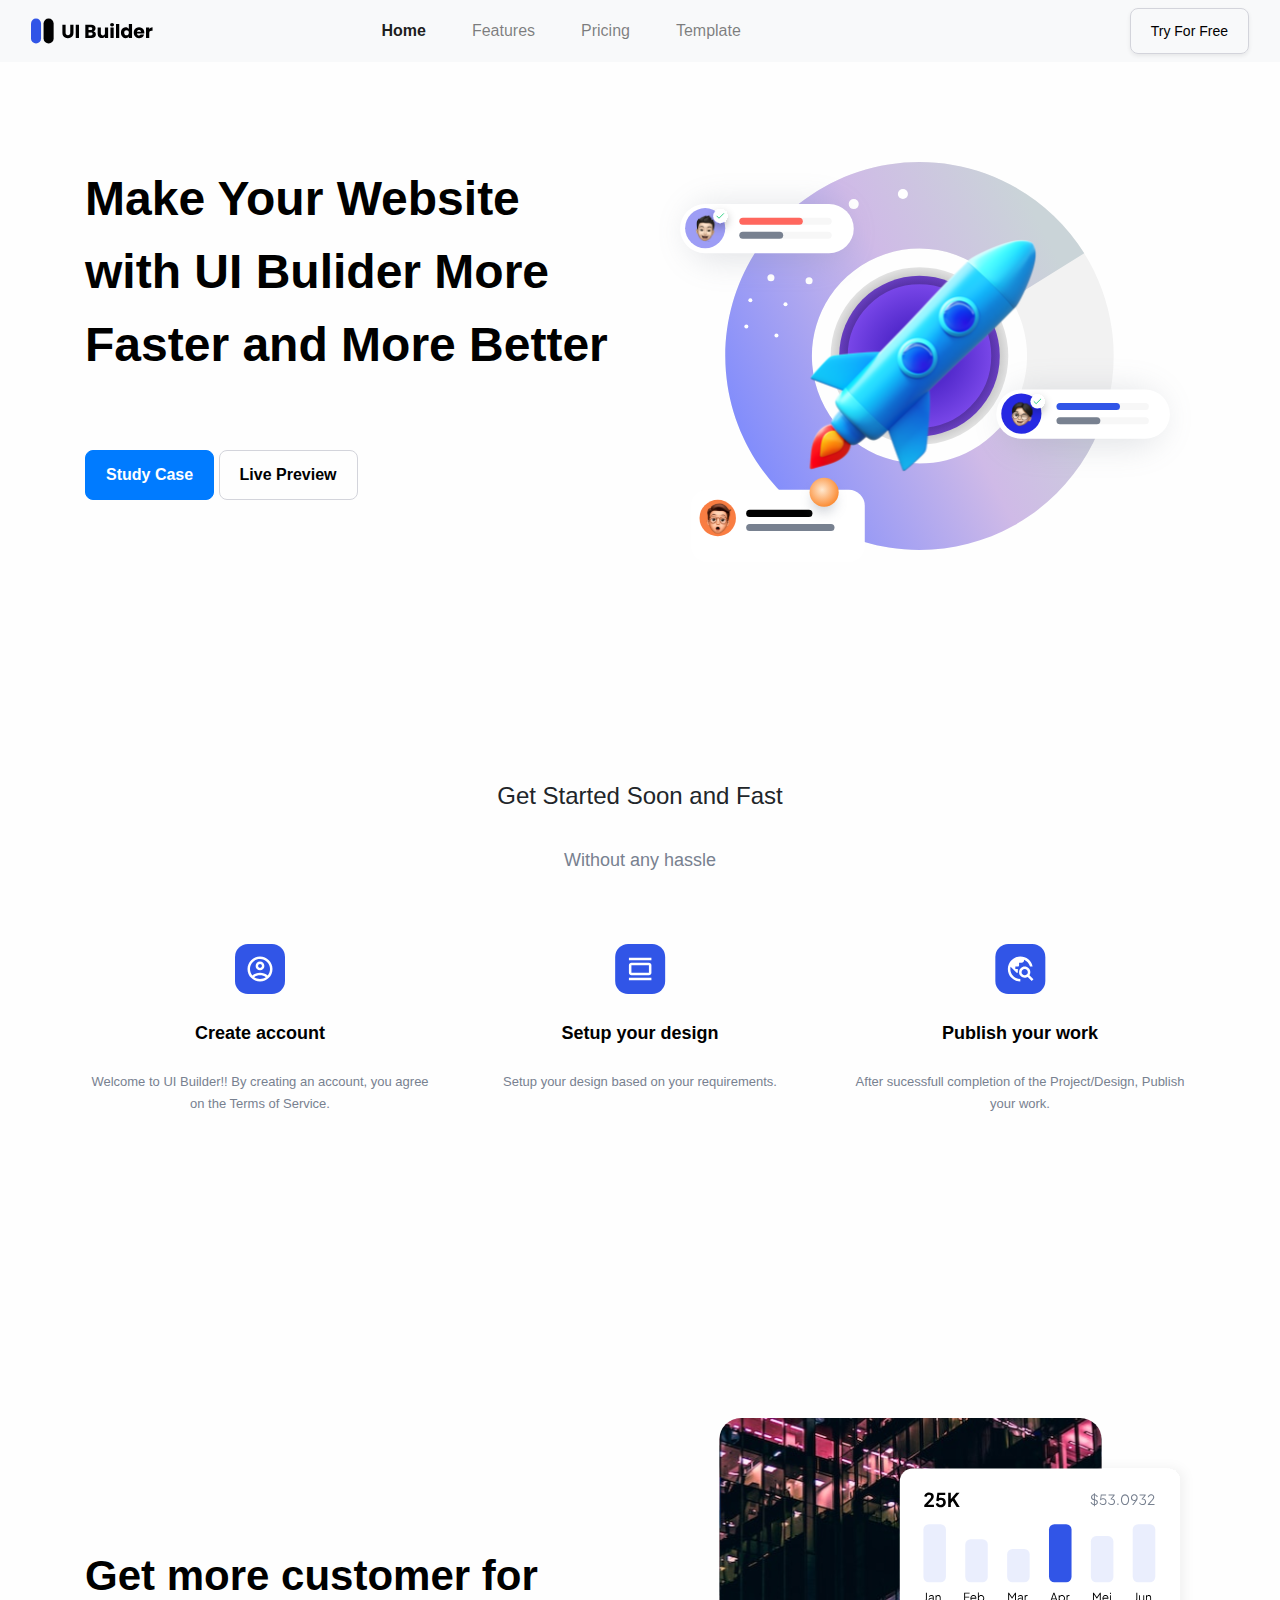
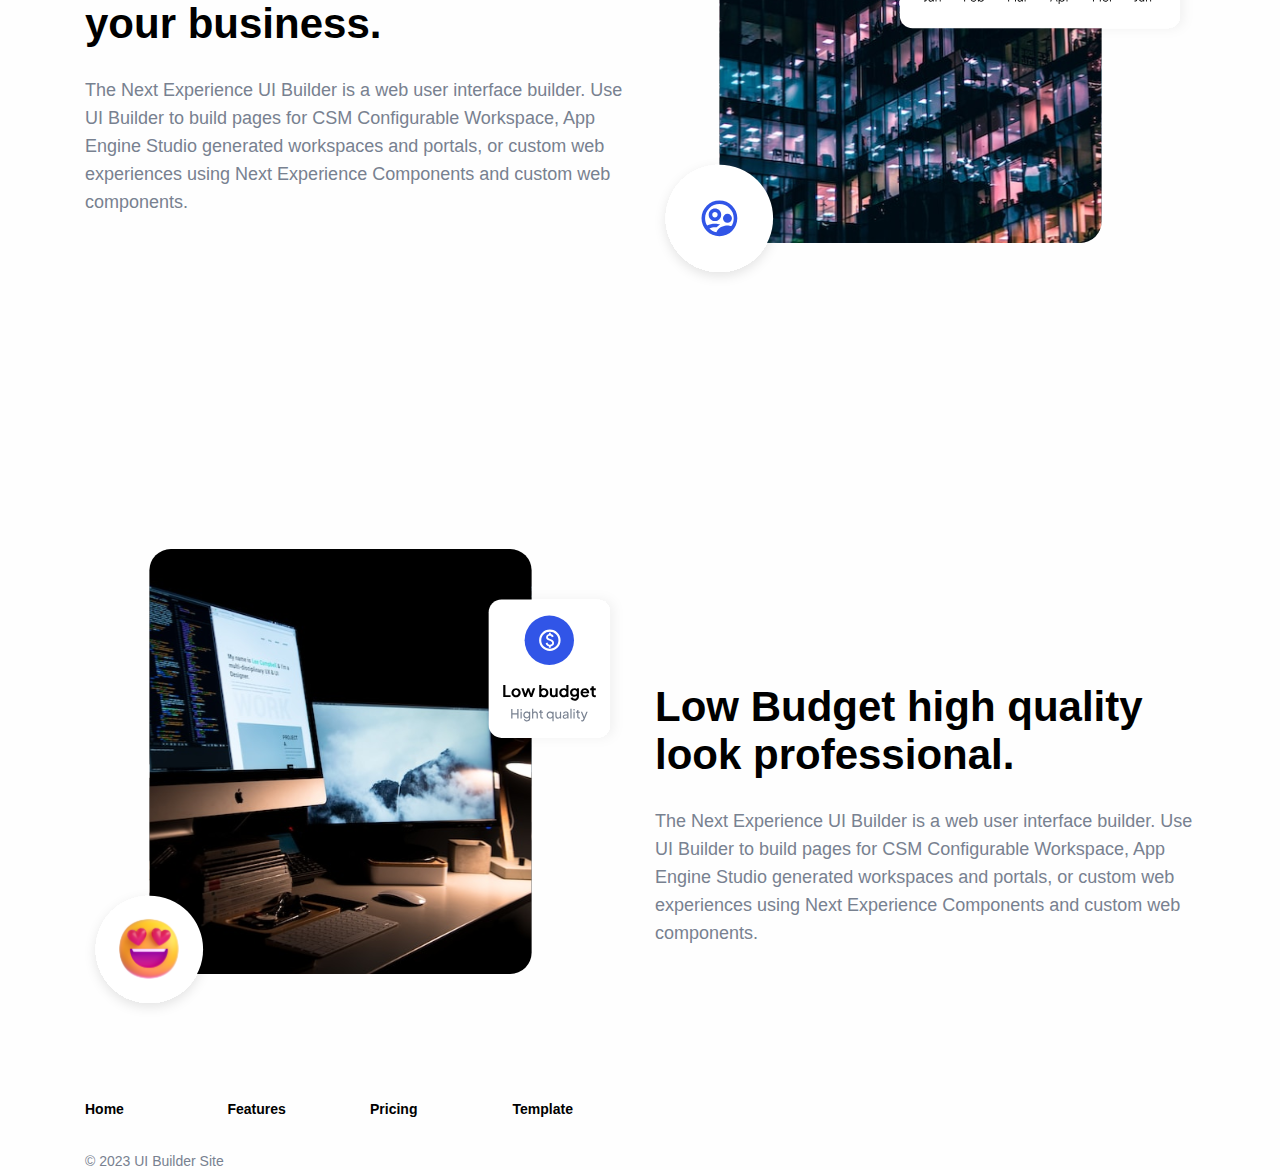
<file: Landing page/index.html>
<!doctype html>
<html lang="en">
  <head>
    <title>UI Bulider Site</title>
    <!-- Required meta tags -->
    <meta charset="utf-8">
    <meta name="viewport" content="width=device-width, initial-scale=1, shrink-to-fit=no">
    

    <!-- Bootstrap CSS -->
    <link rel="stylesheet" href="https://stackpath.bootstrapcdn.com/bootstrap/4.3.1/css/bootstrap.min.css" integrity="sha384-ggOyR0iXCbMQv3Xipma34MD+dH/1fQ784/j6cY/iJTQUOhcWr7x9JvoRxT2MZw1T" crossorigin="anonymous">
  </head>
  <body>
    <!-- NavBar Section -->
    <nav class="navbar navbar-expand-lg navbar-light bg-light">
      <div class="container-fluid">
        <!-- <a class="navbar-brand" href="#"></a> -->
        <!--Logo here-->
        <img src="logo.svg" alt="brand" class="mr-auto">
        <button class="navbar-toggler" type="button" data-bs-toggle="collapse" data-bs-target="#navbarNavAltMarkup" aria-controls="navbarNavAltMarkup" aria-expanded="false" aria-label="Toggle navigation">
          <span class="navbar-toggler-icon"></span>
        </button>
        <div class="collapse navbar-collapse" id="navbarNavAltMarkup">
          <div class="navbar-nav mx-auto">
            <a class="nav-link active" aria-current="page" href="#">Home</a>
            <a class="nav-link" href="#">Features</a>
            <a class="nav-link" href="#">Pricing</a>
            <a class="nav-link me-3" href="#">Template</a>
          </div>
          <a href="#" class="btn btn-outline-secondary shadow-sm d-sm d-block ml-auto">Try For Free</a>
        </div>
      </div>
    </nav>
    <!-- Main Section -->
    <section class="hero">
      <div class="container">
        <div class="row">
          <!-- Text -->
          <div class="col-md-6">
            <div class="text">
              Make Your Website with UI Bulider More Faster and More Better
            </div>
            <div class="buttons">
              <a href="#" class="btn btn-primary">Study Case</a>
              <a href="#" class="btn btn-outline-secondary ms-3">Live Preview</a>
            </div>
          </div>
          <!-- Image -->
          <div class="col-md-6">
            <img src="hero-img.svg" alt="hero-img" class="w-100">
          </div>
        </div>
      </div>
    </section>
    <!-- Setup -->
    <section class="setup">
      <div class="container">
        <div class="text-header text-center">
          <h4>Get Started Soon and Fast</h4>
          <p class="p">Without any hassle</p>
        </div>
        <div class="item text-center">
          <div class="row">
            <div class="col-md-4">
              <div class="icons">
                <img src="icons-1.svg" alt="icons">
              </div>
              <div class="desc">
                <h5>Create account</h5>
                <p>Welcome to UI Builder!! By creating an account, you agree on the Terms of Service.</p>
              </div>
            </div>
            <div class="col-md-4">
              <div class="icons">
                <img src="icons-2.svg" alt="icons">
              </div>
              <div class="desc">
                <h5>Setup your design</h5>
                <p>Setup your design based on your requirements. </p>
              </div>
            </div>
            <div class="col-md-4">
              <div class="icons">
                <img src="icons-3.svg" alt="icons">
              </div>
              <div class="desc">
                <h5>Publish your work</h5>
                <p>After sucessfull completion of the Project/Design, Publish your work.</p>
              </div>
            </div>
          </div>
        </div>
      </div>
    </section>
    <section class="information">
      <div class="container">
        <div class="row info-1">
          <!-- Text -->
          <div class="col-md-6">
            <div class="text-information">
              <h5>Get more customer for your business.</h5>
              <p>The Next Experience UI Builder is a web user interface builder. 
                Use UI Builder to build pages for CSM Configurable Workspace, App Engine Studio generated workspaces and portals, 
                or custom web experiences using Next Experience Components and custom web components.</p>
            </div>
          </div>
          <!-- Image -->
          <div class="col-md-6">
            <img src="image-1.svg" alt="img-1" class="w-100">
          </div>
        </div>
        <div class="row info-2">
          <!-- Image -->
          <div class="col-md-6">
            <img src="image-2.svg" alt="img-2" class="w-100">
          </div>
          <!-- Text -->
          <div class="col-md-6">
            <div class="text-information">
              <h5>Low Budget high quality look professional.</h5>
              <p>The Next Experience UI Builder is a web user interface builder. 
                Use UI Builder to build pages for CSM Configurable Workspace, App Engine Studio generated workspaces and portals, 
                or custom web experiences using Next Experience Components and custom web components.</p>
            </div>
          </div>
        </div>
      </div>
    </section>
    <footer>
      <div class="container">
        <div class="row">
          <div class="col-md-6">
            <div class="row row-cols-1 rows-col-lg-5 g-2 g-lg-3">
              <div class="col-md-3">
                <div>
                  <small>
                    <a href="#" class="text-decoration-none">Home</a>
                  </small>
                </div>
              </div>
              <div class="col-md-3">
                <div>
                  <small>
                    <a href="#" class="text-decoration-none">Features</a>
                  </small>
                </div>
              </div>
              <div class="col-md-3">
                <div>
                  <small>
                    <a href="#" class="text-decoration-none">Pricing</a>
                  </small>
                </div>
              </div>
              <div class="col-md-3">
                <div>
                  <small>
                    <a href="#" class="text-decoration-none">Template</a>
                  </small>
                </div>
              </div>
            </div>
          </div>
        </div>
        <div class="copy">
          &copy; 2023 UI Builder Site
        </div>
      </div>
    </footer>
    <link href="style.css" rel="stylesheet">
    <!-- Optional JavaScript -->
    <!-- jQuery first, then Popper.js, then Bootstrap JS -->
    <script src="https://code.jquery.com/jquery-3.3.1.slim.min.js" integrity="sha384-q8i/X+965DzO0rT7abK41JStQIAqVgRVzpbzo5smXKp4YfRvH+8abtTE1Pi6jizo" crossorigin="anonymous"></script>
    <script src="https://cdnjs.cloudflare.com/ajax/libs/popper.js/1.14.7/umd/popper.min.js" integrity="sha384-UO2eT0CpHqdSJQ6hJty5KVphtPhzWj9WO1clHTMGa3JDZwrnQq4sF86dIHNDz0W1" crossorigin="anonymous"></script>
    <script src="https://stackpath.bootstrapcdn.com/bootstrap/4.3.1/js/bootstrap.min.js" integrity="sha384-JjSmVgyd0p3pXB1rRibZUAYoIIy6OrQ6VrjIEaFf/nJGzIxFDsf4x0xIM+B07jRM" crossorigin="anonymous"></script>
  </body>
</html>
</file>
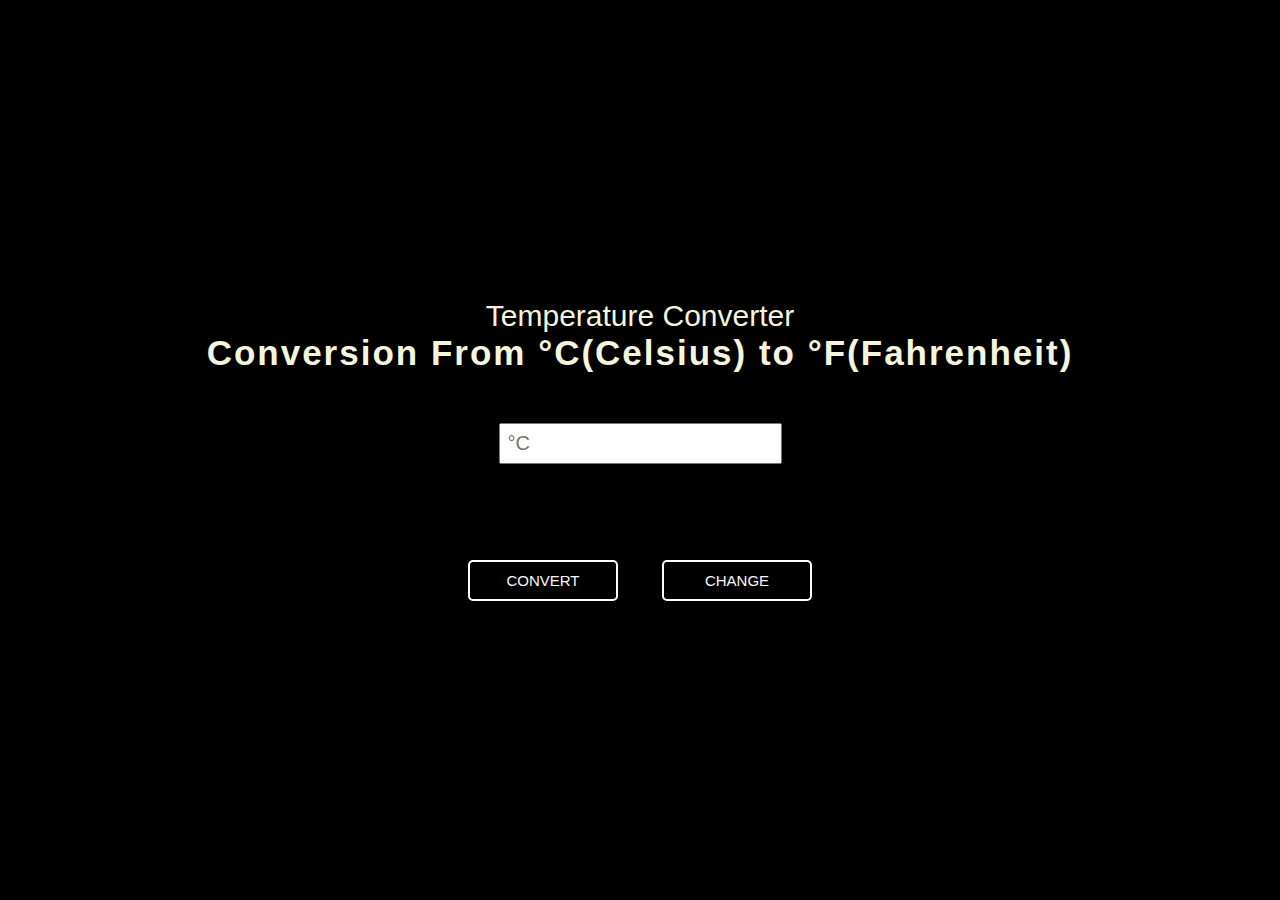
<file: Temperature Convertor/index.html>
<!DOCTYPE html>
<html lang="en">

<head>
    <meta charset="UTF-8">
    <meta http-equiv="X-UA-Compatible" content="IE=edge">
    <meta name="viewport" content="width=device-width, initial-scale=1.0">
    <meta name="description" content="Converter Celsius to Fahrenheit" />
    <meta name="keywords" content="converter, calculator, celsius, fahrenheit" />
    <meta name="author" content="Piotr Maliga" />
    <title>Temperature Converter</title>
    <main class="main">Temperature Converter</main>

    <link href="style.css" rel="stylesheet">

    <link rel="preconcert" href="https://fonts.gstatic.com">
    <link href="https://fonts.googleapis.com/css2?family=Roboto:wght@400;700&display=swap" rel="stylesheet">


    <script src="script.js" defer></script>
</head>

<body>
    
    <header class="heading">
        <label for="converter">Conversion From <span class="C">°C(Celsius)</span> to <span class="F">°F(Fahrenheit)</span></label>
    </header>

    <div>
        <input type="text" id="converter" placeholder="°C">
    </div>

    <p class="result"></p>

    <div id="buttons">
        <button class="convertButton">Convert</button>
        <!-- <button class="resetButton">Reset</button> -->
        <button class="changeButton">Change</button>
    </div>
</body>

</html>
</file>
<file: Landing page/style.css>
/* Font */
@import url('https://fonts.googleapis.com/css2?family=Open+Sans:ital,wght@1,800&display=swap');
/* html{
    scroll-behavior: smooth;
} */
/* Color */
:root{
    --primary: #3155e7;
    --primary-dark: #2045d6;
    --black: black;
    --gray-1: #788190;
    --gray-2: #d3d4db;
    --white: #FFFFFF;
    --body: #fefefe;
}

body{
    font-family: 'Plus Jakarta Sans', sans-serif;
    background-color: var(--body);
}

/* Button */
.btn{
    border-radius: 8px;
}

.btn-primary,
.btn-outline-secondary{
    padding: 12px 20px;
}

.btn-primary:hover{
    background-color: var(--primary-dark);
}

.btn-outline-secondary{
    border: 1px solid var(--gray-2);
    color: var(--black);
}

.btn-outline-secondary:hover{
    background-color: var(--gray-2);
    border: 1px solid var(--gray-2);
    color: var(--black);
}

.btn-outline-secondary:focus{
    background-color: var(--gray-2);
    border: 1px solid var(--gray-2);
    color: var(--black);
}

/* Navbar */
.navbar .btn-outline-secondary{
    border: 1px solid var(--gray-2);
    color: var(--black);
    font-size: 14px;
    font-weight: 500;
    line-height: 20px;
    /* padding: 8px 14px; */
}

/* .navbar{
    padding: 32px 0;
    background-color: #FFFFFF;
} */

.nav-link{
    margin-left: 30px;
    font-size: 16px;
    color: var(--gray-1);
}

.navbar-nav .nav-link.active{
    font-weight: bold;
    color: var(--black);
}

/* .text{
    padding: 100px 0;
} */

/* .buttons{
    padding: 0px 100px;
} */

/* Main Section */

section.hero{
    padding: 100px 0;
}

section.hero .text{
    font-weight: 800;
    font-size: 48px;
    line-height: 73px;
    color: var(--black);
}

.buttons{
    padding-top: 69px;
}

.buttons .btn{
    font-size: 16px;
    font-weight: bold;
    line-height: 24px;
}

section.setup{
    padding: 120px 0;
}

section.setup .text-header h3{
    font-size: 42px;
    font-weight: 700;
    line-height: 48px;
    color: var(--black);
}

section.setup .text-header p{
    font-size: 18px;
    font-weight: 400;
    line-height: 28px;
    color: var(--gray-1);
    padding: 27px 0;
}

section.setup .icons{
    padding: 27px 0;
}

section.setup h5{
    font-weight: 700;
    font-size: 18px;
    line-height: 24px;
    color: var(--black);
    padding-bottom: 18px;
}

section.setup .desc p{
    font-weight: 400;
    font-size: 13px;
    line-height: 22px;
    color: var(--gray-1);
    max-width: 284;
    margin: 0 auto;
}

section.information .text-information{
    padding: 134px 0;
}

section.information h5{
    font-size: 42px;
    font-weight: 700;
    line-height: 48px;
    color: var(--black);
}

section.information p{
    font-size: 18px;
    font-weight: 300;
    line-height: 28px;
    color: var(--gray-1);
    padding-top: 20px;
}

section.information .info-1{
    padding: 183px 0;
}

/* footer{
    padding-top: 279px;
    margin-bottom: 44px;
} */

footer a{
    font-weight: bold;
    font-size: 14px;
    color: var(--black);
    line-height: 18px;
}

footer .copy{
    margin-top: 32px;
    font-size: 14px;
    color: var(--gray-1);
    line-height: 17px;
    font-weight: 400px;
}

/* Responsive Section */
@media(max-width: 570px){
    section.hero,
    section.setup,
    section.information{
        text-align: center;
    }
    /* Navbar */
    .navbar{
        padding: 20px 0;
    }

    .nav-link{
        margin-left: 0;
    }

    /* Main Section */
   section.hero img{
    padding-top: 2.Srem;
   }

   section.hero .text{
    font-weight: 500;
    font-size: 38px;
    line-height: 53px;
   }



    .buttons .btn{
        display: block;
        margin: 1rem 0;
    }

    .buttons .ms-3{
        margin-left: 0 !important;
    }

    /* Setup Section */
    section.setup{
        padding: 50px 0;
    }

    footer{
        padding-top: 50px;
        margin-bottom: 44px;
    }
}
</file>
<file: Temperature Convertor/style.css>
* {
  box-sizing: border-box;
  margin: 0;
  padding: 0;
}
:root {
  font-family: "Roboto", sans-serif;
  /* --color: rgb(14, 15, 6); */
  --color: white;
  --color2: rgb(251, 249, 249);

}
.main{
  font-family: 'Franklin Gothic Medium', 'Arial Narrow', Arial, sans-serif;
  color: beige;
  font-size: 30px;
}
.heading{
  font-family: 'Lucida Sans', 'Lucida Sans Regular', 'Lucida Grande', 'Lucida Sans Unicode', Geneva, Verdana, sans-serif;
  color: beige;
  font-size: 35px;
}

body {
  background-color: black;
  display: flex;
  justify-content: center;
  align-items: center;
  flex-direction: column;
  height: 100vh;
  color: rgb(6, 6, 6);
  /* font-size: 20px; */

}

label {
  font-size: 35px;
  letter-spacing: 2px;
  font-weight: bold;
}
input {
  margin: 50px 0 10px;
  padding: 7px;
  font-size: 20px;
}
.result {
  margin: 10px 0 50px;
  font-size: 26px;
  color: white;
  letter-spacing: 1px;
  height: 1em;
  font-weight: bold;
}

button {
  width: 150px;
  margin: 0 20px;
  padding: 10px 30px;
  background: none;
  border: 2px solid var(--color);
  border-radius: 5px;
  color: var(--color2);
  font-size: 15px;
  transition: color 0.3s, box-shadow 0.3s;
  /* box-shadow: 3px 3px 10px var(--color); */
  text-transform: uppercase;
  cursor: pointer;
}
button:hover {
  color: var(--color);
  box-shadow: 3px 3px 10px var(--color2);
}


/*  Media queries */
@media screen and (max-width: 500px){
  label{
    font-size: 35px;
  }
}
@media screen and (max-width: 1000px) {
  button {
    display: flex;
    margin-bottom: 20px;
    justify-content: center;
  }
}
</file>
